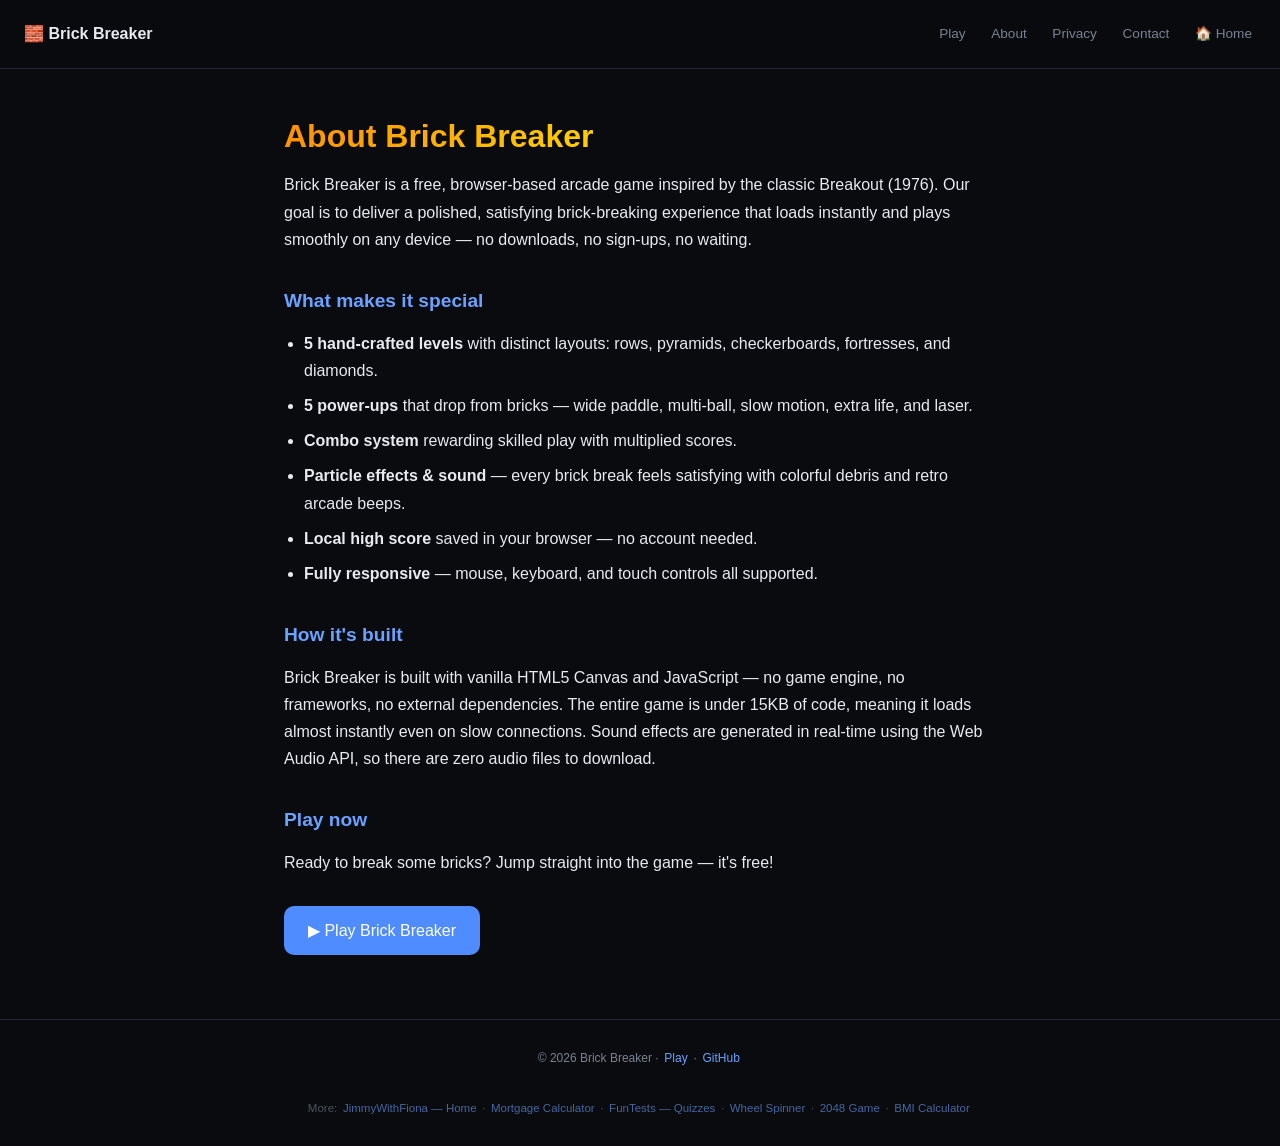
<file: about.html>
<!DOCTYPE html>
<html lang="en">
<head>
    <meta charset="UTF-8">
    <link rel="preconnect" href="https://pagead2.googlesyndication.com">
    <link rel="dns-prefetch" href="https://pagead2.googlesyndication.com">
    <link rel="preconnect" href="https://api.counterapi.dev">
    <link rel="dns-prefetch" href="https://api.counterapi.dev">
    <meta name="viewport" content="width=device-width, initial-scale=1.0">
    <meta name="theme-color" content="#0a0b0f">
    <meta name="description" content="About Brick Breaker — a free classic arcade brick breaking game you can play in your browser.">
    <meta name="robots" content="index, follow">
    <link rel="canonical" href="https://jimmywithfiona.com/brick-breaker/about.html">

    <meta name="keywords" content="Brick Breaker, About, Brick Breaker">
    <meta property="og:type" content="website">
    <meta property="og:site_name" content="Brick Breaker">
    <meta property="og:locale" content="en_US">
    <meta property="og:title" content="About · Brick Breaker">
    <meta property="og:description" content="About Brick Breaker — a free classic arcade brick breaking game you can play in your browser.">
    <meta property="og:url" content="https://jimmywithfiona.com/brick-breaker/about.html">
    <meta property="og:image" content="https://jimmywithfiona.com/brick-breaker/og.png">
    <meta name="twitter:card" content="summary_large_image">
    <meta name="twitter:title" content="About · Brick Breaker">
    <meta name="twitter:description" content="About Brick Breaker — a free classic arcade brick breaking game you can play in your browser.">
    <meta name="twitter:image" content="https://jimmywithfiona.com/brick-breaker/og.png">
    <link rel="icon" type="image/svg+xml" href="favicon.svg">
<link rel="apple-touch-icon" href="apple-touch-icon.png">    <meta name="apple-mobile-web-app-title" content="Brick Breaker">

    <title>About Brick Breaker — Free Online Tool | Info</title>
    <link rel="stylesheet" href="css/style.css">

    <script type="application/ld+json">
    {
      "@context": "https://schema.org",
      "@type": "BreadcrumbList",
      "itemListElement": [
        { "@type": "ListItem", "position": 1, "name": "Brick Breaker", "item": "https://jimmywithfiona.com/brick-breaker/" },
        { "@type": "ListItem", "position": 2, "name": "About", "item": "https://jimmywithfiona.com/brick-breaker/about.html" }
      ]
    }
    </script>
    <script type="application/ld+json">
    {
      "@context": "https://schema.org",
      "@type": "AboutPage",
      "name": "Brick Breaker - About",
      "url": "https://jimmywithfiona.com/brick-breaker/about.html",
      "isPartOf": { "@type": "WebSite", "name": "Brick Breaker", "url": "https://jimmywithfiona.com/brick-breaker/" }
    }
    </script>
<style>

    /* UX fixes: touch targets, font sizes */
    @media (max-width: 768px) {
        .navbar .nav-links a {
            padding: 0.5rem 0.3rem;
            min-height: 44px;
            display: flex;
            align-items: center;
        }
        .navbar { padding: 0.5rem 0.75rem; }
        .navbar .brand { font-size: 0.95rem; }
        .navbar .nav-links { gap: 0.3rem; }
        input[type="text"], input[type="number"], select, textarea {
            font-size: 16px !important;
        }
        .tab { min-height: 44px; display: flex; align-items: center; }
        .preset-btn { min-height: 44px; }
        .unit-toggle button { min-height: 44px; padding: 0.5rem 0.75rem; }
        .btn { min-height: 44px; }
        .legend-item, .outlet { min-height: 44px; }
    }
    /* Scroll to top button */
    .scroll-top {
        position: fixed;
        bottom: 1.5rem;
        right: 1.5rem;
        width: 44px;
        height: 44px;
        border-radius: 50%;
        background: var(--accent, #4f8cff);
        color: #fff;
        border: none;
        cursor: pointer;
        font-size: 1.2rem;
        display: none;
        z-index: 100;
        align-items: center;
        justify-content: center;
        box-shadow: 0 2px 12px rgba(0,0,0,0.3);
        transition: opacity 0.3s;
    }
    .scroll-top.visible { display: flex; }

    
    /* UX: touch targets + mobile fixes */
    body { overflow-x: hidden !important; }
    .nav-links a, .navbar .nav-links a, .topbar .nav-links a {
        display: inline-flex; align-items: center;
        min-height: 36px; padding: 0.4rem 0.25rem;
    }
    footer a, footer p a {
        display: inline-block; min-height: 36px; line-height: 36px;
        padding: 0 0.15rem;
    }
    @media (max-width: 768px) {
        .nav-links a, .navbar .nav-links a, .topbar .nav-links a, footer a {
            min-height: 44px !important; line-height: 44px;
            padding: 0 0.3rem;
        }
        .nav-links, .navbar .nav-links, .topbar .nav-links { flex-wrap: wrap; gap: 0.2rem; }
        input, select, textarea { font-size: 16px !important; }
        .tab, .preset-btn, .unit-toggle button, .btn { min-height: 44px; }
        .tool-link, .outlet, .story, .quiz-option { min-height: 44px; }
    }    .navbar .nav-links a, .topbar .nav-links a, .nav-links a {
        padding: 0.5rem 0.25rem;
        min-height: 36px;
        display: inline-flex;
        align-items: center;
    }
    body { overflow-x: hidden; }
    @media (max-width: 768px) {
        .navbar .nav-links a, .topbar .nav-links a, .nav-links a {
            min-height: 44px;
            padding: 0.5rem 0.4rem;
        }
        .navbar .nav-links, .topbar .nav-links, .nav-links {
            flex-wrap: wrap;
            gap: 0.2rem;
        }
        input, select, textarea { font-size: 16px !important; }
        .tab, .preset-btn, .unit-toggle button, .btn { min-height: 44px; }
    }

    </style>
</head>
<body>
<nav class="navbar">
    <a class="brand" href="/brick-breaker/">🧱 Brick Breaker</a>
    <div class="nav-links">
        <a href="index.html">Play</a>
        <a href="about.html">About</a>
        <a href="privacy.html">Privacy</a>
        <a href="contact.html">Contact</a>
        <a href="/">🏠 Home</a>
    </div>
</nav>
<main>

    <h1>About Brick Breaker</h1>
    <p>Brick Breaker is a free, browser-based arcade game inspired by the classic Breakout (1976). Our goal is to deliver a polished, satisfying brick-breaking experience that loads instantly and plays smoothly on any device — no downloads, no sign-ups, no waiting.</p>

    <h2>What makes it special</h2>
    <ul>
        <li><strong>5 hand-crafted levels</strong> with distinct layouts: rows, pyramids, checkerboards, fortresses, and diamonds.</li>
        <li><strong>5 power-ups</strong> that drop from bricks — wide paddle, multi-ball, slow motion, extra life, and laser.</li>
        <li><strong>Combo system</strong> rewarding skilled play with multiplied scores.</li>
        <li><strong>Particle effects & sound</strong> — every brick break feels satisfying with colorful debris and retro arcade beeps.</li>
        <li><strong>Local high score</strong> saved in your browser — no account needed.</li>
        <li><strong>Fully responsive</strong> — mouse, keyboard, and touch controls all supported.</li>
    </ul>

    <h2>How it's built</h2>
    <p>Brick Breaker is built with vanilla HTML5 Canvas and JavaScript — no game engine, no frameworks, no external dependencies. The entire game is under 15KB of code, meaning it loads almost instantly even on slow connections. Sound effects are generated in real-time using the Web Audio API, so there are zero audio files to download.</p>

    <h2>Play now</h2>
    <p>Ready to break some bricks? Jump straight into the game — it's free!</p>
    <a class="cta" href="index.html">▶ Play Brick Breaker</a>
<!-- AdSense Ad Unit -->
<ins class="adsbygoogle"
     style="display:block"
     data-ad-client="ca-pub-1840337371416691"
     data-ad-slot="5549785669"
     data-ad-format="auto"
     data-full-width-responsive="true"></ins>
<script>
     (adsbygoogle = window.adsbygoogle || []).push({});
</script>
</main>
<footer>
    <p>© 2026 Brick Breaker · <a href="index.html">Play</a> · <a href="https://github.com/JimmyLLLL/brick-breaker">GitHub</a></p>

    <div style="margin-top:0.6rem;font-size:0.72rem;opacity:0.6;">More: <a href="https://jimmywithfiona.com/">JimmyWithFiona — Home</a> · <a href="https://jimmywithfiona.com/mortgage-calculator/">Mortgage Calculator</a> · <a href="https://jimmywithfiona.com/fun-tests/">FunTests — Quizzes</a> · <a href="https://jimmywithfiona.com/wheel-spinner/">Wheel Spinner</a> · <a href="https://jimmywithfiona.com/game-2048/">2048 Game</a> · <a href="https://jimmywithfiona.com/bmi-calculator/">BMI Calculator</a></div>
</footer>
<!-- I18N-FULL -->
<script>
(function(){
var lang=(navigator.language||navigator.userLanguage||'en').toLowerCase();
if(!lang.startsWith('zh'))return;
var ZH={"🧱 Brick Breaker":"🧱 打砖块","Play":"开始游戏","About":"关于","Privacy":"隐私","Contact":"联系","🏠 Home":"🏠 首页","About Brick Breaker":"关于打砖块","Brick Breaker is a free, browser-based arcade game inspired by the classic Breakout (1976). Our goal is to deliver a polished, satisfying brick-breaking experience that loads instantly and plays smoothly on any device — no downloads, no sign-ups, no waiting.":"打砖块是一款免费的网页街机游戏，灵感来自经典游戏 Breakout（1976）。我们的目标是提供精致、令人满足的打砖块体验，即时加载，在任何设备上流畅运行 — 无需下载，无需注册，无需等待。","What makes it special":"特色亮点","5 hand-crafted levels":"5 个精心设计的关卡","with distinct layouts: rows, pyramids, checkerboards, fortresses, and diamonds.":"各具独特布局：横排、金字塔、棋盘、堡垒和菱形。","5 power-ups":"5 种道具","that drop from bricks — wide paddle, multi-ball, slow motion, extra life, and laser.":"从砖块中掉落 — 加宽挡板、多球、慢动作、额外生命和激光。","Combo system":"连击系统","rewarding skilled play with multiplied scores.":"奖励技巧性操作，得分倍增。","Particle effects & sound":"粒子特效与音效","— every brick break feels satisfying with colorful debris and retro arcade beeps.":"— 每次打碎砖块都伴有缤纷碎片和复古街机音效，令人满足。","Local high score":"本地最高分","saved in your browser — no account needed.":"保存在您的浏览器中 — 无需账号。","Fully responsive":"完全自适应","— mouse, keyboard, and touch controls all supported.":"— 支持鼠标、键盘和触摸控制。","How it's built":"技术实现","Brick Breaker is built with vanilla HTML5 Canvas and JavaScript — no game engine, no frameworks, no external dependencies. The entire game is under 15KB of code, meaning it loads almost instantly even on slow connections. Sound effects are generated in real-time using the Web Audio API, so there are zero audio files to download.":"打砖块使用原生 HTML5 Canvas 和 JavaScript 构建 — 无游戏引擎，无框架，无外部依赖。整个游戏代码不超过 15KB，即使在慢速网络下也能几乎即时加载。音效使用 Web Audio API 实时生成，无需下载任何音频文件。","Play now":"立即游玩","Ready to break some bricks? Jump straight into the game — it's free!":"准备好打砖块了吗？直接开始游戏吧 — 完全免费！","▶ Play Brick Breaker":"▶ 游玩打砖块","© 2026 Brick Breaker ·":"© 2026 打砖块 ·","More:":"更多：","JimmyWithFiona — Home":"JimmyWithFiona — 首页","Mortgage Calculator":"房贷计算器","FunTests — Quizzes":"FunTests — 测验","Wheel Spinner":"转盘","2048 Game":"2048 游戏","BMI Calculator":"BMI 计算器"};
function walk(node){
if(node.nodeType===3){
var t=node.textContent,k=t.trim();
if(k&&ZH[k]){node.textContent=t.replace(k,ZH[k])}
}else if(node.nodeType===1&&node.tagName!=='SCRIPT'&&node.tagName!=='STYLE'&&node.tagName!=='NOSCRIPT'){
if(node.childNodes.length>1){
var full=node.textContent.trim();
if(ZH[full]){node.textContent=ZH[full];return}
}
for(var i=0;i<node.childNodes.length;i++){walk(node.childNodes[i])}
}
}
walk(document.body);
document.documentElement.lang='zh-CN';
var mo=new MutationObserver(function(muts){
muts.forEach(function(m){
if(m.type==='childList'){m.addedNodes.forEach(function(n){walk(n)})}
else if(m.type==='characterData'){walk(m.target)}
});
});
mo.observe(document.body,{childList:true,subtree:true,characterData:true});
})();
</script>
<!-- /I18N-FULL -->
</body>
</html>
</file>
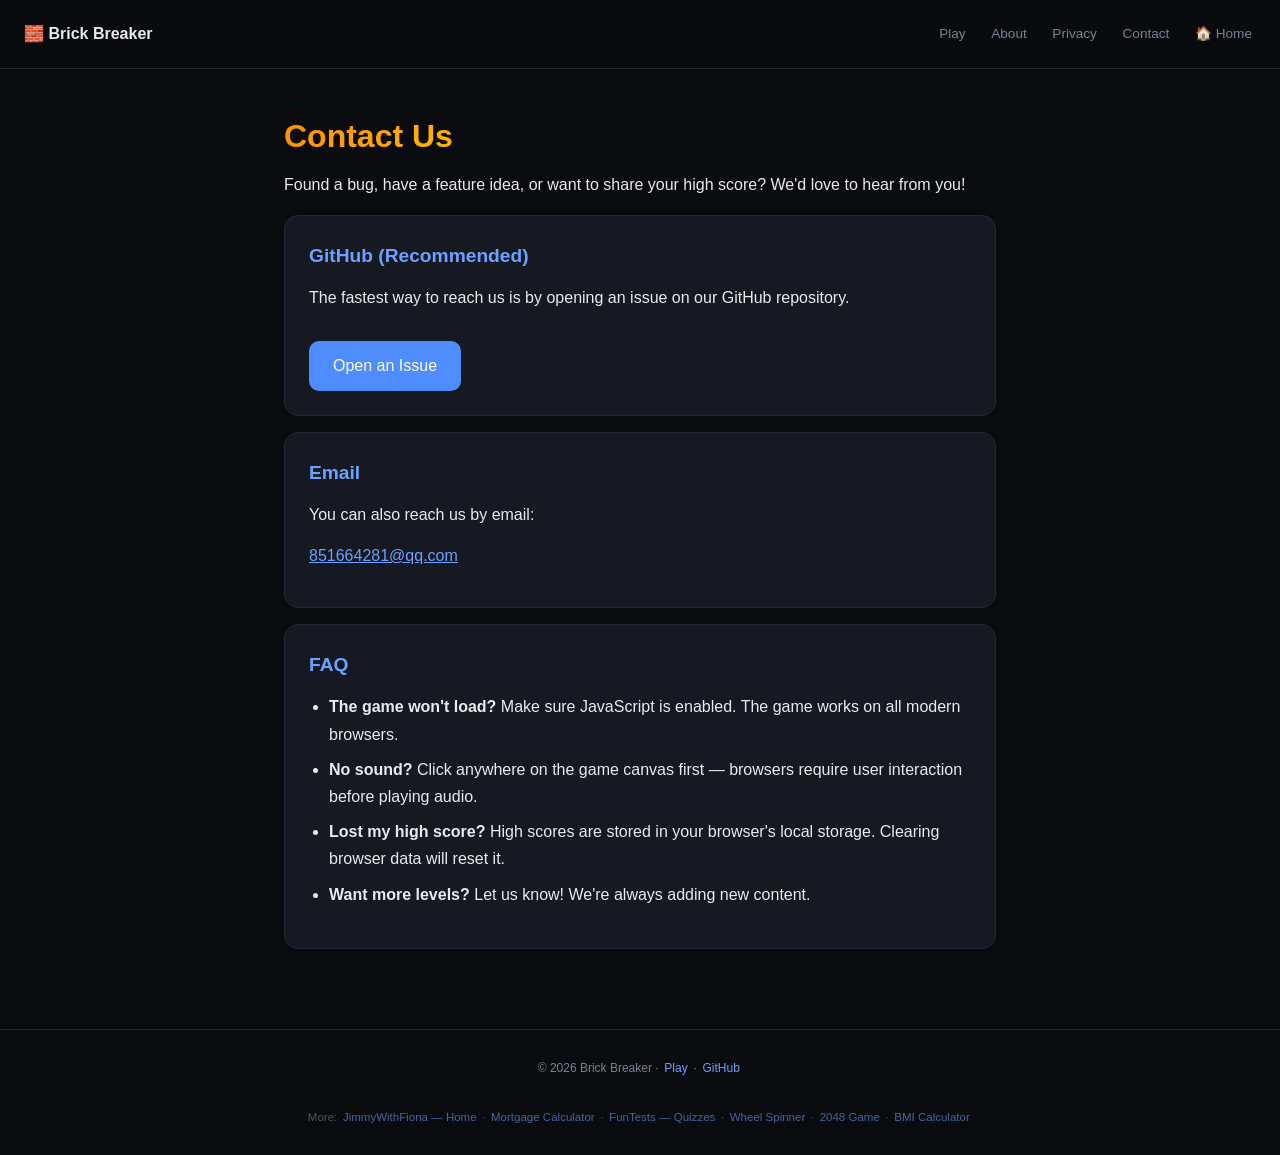
<file: contact.html>
<!DOCTYPE html>
<html lang="en">
<head>
    <meta charset="UTF-8">
    <link rel="preconnect" href="https://pagead2.googlesyndication.com">
    <link rel="dns-prefetch" href="https://pagead2.googlesyndication.com">
    <link rel="preconnect" href="https://api.counterapi.dev">
    <link rel="dns-prefetch" href="https://api.counterapi.dev">
    <meta name="viewport" content="width=device-width, initial-scale=1.0">
    <meta name="theme-color" content="#0a0b0f">
    <meta name="description" content="Contact Brick Breaker — send feedback, report bugs, or suggest improvements.">
    <meta name="robots" content="index, follow">
    <link rel="canonical" href="https://jimmywithfiona.com/brick-breaker/contact.html">

    <meta name="keywords" content="Brick Breaker, Contact, Brick Breaker">
    <meta property="og:type" content="website">
    <meta property="og:site_name" content="Brick Breaker">
    <meta property="og:locale" content="en_US">
    <meta property="og:title" content="Contact · Brick Breaker">
    <meta property="og:description" content="Contact Brick Breaker — send feedback, report bugs, or suggest improvements.">
    <meta property="og:url" content="https://jimmywithfiona.com/brick-breaker/contact.html">
    <meta property="og:image" content="https://jimmywithfiona.com/brick-breaker/og.png">
    <meta name="twitter:card" content="summary_large_image">
    <meta name="twitter:title" content="Contact · Brick Breaker">
    <meta name="twitter:description" content="Contact Brick Breaker — send feedback, report bugs, or suggest improvements.">
    <meta name="twitter:image" content="https://jimmywithfiona.com/brick-breaker/og.png">
    <link rel="icon" type="image/svg+xml" href="favicon.svg">
<link rel="apple-touch-icon" href="apple-touch-icon.png">    <meta name="apple-mobile-web-app-title" content="Brick Breaker">

    <title>Contact Brick Breaker — Feedback & Support</title>
    <link rel="stylesheet" href="css/style.css">

    <script type="application/ld+json">
    {
      "@context": "https://schema.org",
      "@type": "BreadcrumbList",
      "itemListElement": [
        { "@type": "ListItem", "position": 1, "name": "Brick Breaker", "item": "https://jimmywithfiona.com/brick-breaker/" },
        { "@type": "ListItem", "position": 2, "name": "Contact", "item": "https://jimmywithfiona.com/brick-breaker/contact.html" }
      ]
    }
    </script>
    <script type="application/ld+json">
    {
      "@context": "https://schema.org",
      "@type": "ContactPage",
      "name": "Brick Breaker - Contact",
      "url": "https://jimmywithfiona.com/brick-breaker/contact.html",
      "isPartOf": { "@type": "WebSite", "name": "Brick Breaker", "url": "https://jimmywithfiona.com/brick-breaker/" }
    }
    </script>
<style>

    /* UX fixes: touch targets, font sizes */
    @media (max-width: 768px) {
        .navbar .nav-links a {
            padding: 0.5rem 0.3rem;
            min-height: 44px;
            display: flex;
            align-items: center;
        }
        .navbar { padding: 0.5rem 0.75rem; }
        .navbar .brand { font-size: 0.95rem; }
        .navbar .nav-links { gap: 0.3rem; }
        input[type="text"], input[type="number"], select, textarea {
            font-size: 16px !important;
        }
        .tab { min-height: 44px; display: flex; align-items: center; }
        .preset-btn { min-height: 44px; }
        .unit-toggle button { min-height: 44px; padding: 0.5rem 0.75rem; }
        .btn { min-height: 44px; }
        .legend-item, .outlet { min-height: 44px; }
    }
    /* Scroll to top button */
    .scroll-top {
        position: fixed;
        bottom: 1.5rem;
        right: 1.5rem;
        width: 44px;
        height: 44px;
        border-radius: 50%;
        background: var(--accent, #4f8cff);
        color: #fff;
        border: none;
        cursor: pointer;
        font-size: 1.2rem;
        display: none;
        z-index: 100;
        align-items: center;
        justify-content: center;
        box-shadow: 0 2px 12px rgba(0,0,0,0.3);
        transition: opacity 0.3s;
    }
    .scroll-top.visible { display: flex; }

    
    /* UX: touch targets + mobile fixes */
    body { overflow-x: hidden !important; }
    .nav-links a, .navbar .nav-links a, .topbar .nav-links a {
        display: inline-flex; align-items: center;
        min-height: 36px; padding: 0.4rem 0.25rem;
    }
    footer a, footer p a {
        display: inline-block; min-height: 36px; line-height: 36px;
        padding: 0 0.15rem;
    }
    @media (max-width: 768px) {
        .nav-links a, .navbar .nav-links a, .topbar .nav-links a, footer a {
            min-height: 44px !important; line-height: 44px;
            padding: 0 0.3rem;
        }
        .nav-links, .navbar .nav-links, .topbar .nav-links { flex-wrap: wrap; gap: 0.2rem; }
        input, select, textarea { font-size: 16px !important; }
        .tab, .preset-btn, .unit-toggle button, .btn { min-height: 44px; }
        .tool-link, .outlet, .story, .quiz-option { min-height: 44px; }
    }    .navbar .nav-links a, .topbar .nav-links a, .nav-links a {
        padding: 0.5rem 0.25rem;
        min-height: 36px;
        display: inline-flex;
        align-items: center;
    }
    body { overflow-x: hidden; }
    @media (max-width: 768px) {
        .navbar .nav-links a, .topbar .nav-links a, .nav-links a {
            min-height: 44px;
            padding: 0.5rem 0.4rem;
        }
        .navbar .nav-links, .topbar .nav-links, .nav-links {
            flex-wrap: wrap;
            gap: 0.2rem;
        }
        input, select, textarea { font-size: 16px !important; }
        .tab, .preset-btn, .unit-toggle button, .btn { min-height: 44px; }
    }

    </style>
</head>
<body>
<nav class="navbar">
    <a class="brand" href="/brick-breaker/">🧱 Brick Breaker</a>
    <div class="nav-links">
        <a href="index.html">Play</a>
        <a href="about.html">About</a>
        <a href="privacy.html">Privacy</a>
        <a href="contact.html">Contact</a>
        <a href="/">🏠 Home</a>
    </div>
</nav>
<main>

    <h1>Contact Us</h1>
    <p>Found a bug, have a feature idea, or want to share your high score? We'd love to hear from you!</p>

    <div class="card-block">
        <h2 style="margin-top:0">GitHub (Recommended)</h2>
        <p>The fastest way to reach us is by opening an issue on our GitHub repository.</p>
        <a class="cta" href="https://github.com/JimmyLLLL/brick-breaker/issues" target="_blank" rel="noopener">Open an Issue</a>
    </div>

    <div class="card-block">
        <h2 style="margin-top:0">Email</h2>
        <p>You can also reach us by email:</p>
        <p><a href="mailto:851664281@qq.com">851664281@qq.com</a></p>
    </div>

    <div class="card-block">
        <h2 style="margin-top:0">FAQ</h2>
        <ul>
            <li><strong>The game won't load?</strong> Make sure JavaScript is enabled. The game works on all modern browsers.</li>
            <li><strong>No sound?</strong> Click anywhere on the game canvas first — browsers require user interaction before playing audio.</li>
            <li><strong>Lost my high score?</strong> High scores are stored in your browser's local storage. Clearing browser data will reset it.</li>
            <li><strong>Want more levels?</strong> Let us know! We're always adding new content.</li>
        </ul>
    </div>
<!-- AdSense Ad Unit -->
<ins class="adsbygoogle"
     style="display:block"
     data-ad-client="ca-pub-1840337371416691"
     data-ad-slot="5549785669"
     data-ad-format="auto"
     data-full-width-responsive="true"></ins>
<script>
     (adsbygoogle = window.adsbygoogle || []).push({});
</script>
</main>
<footer>
    <p>© 2026 Brick Breaker · <a href="index.html">Play</a> · <a href="https://github.com/JimmyLLLL/brick-breaker">GitHub</a></p>

    <div style="margin-top:0.6rem;font-size:0.72rem;opacity:0.6;">More: <a href="https://jimmywithfiona.com/">JimmyWithFiona — Home</a> · <a href="https://jimmywithfiona.com/mortgage-calculator/">Mortgage Calculator</a> · <a href="https://jimmywithfiona.com/fun-tests/">FunTests — Quizzes</a> · <a href="https://jimmywithfiona.com/wheel-spinner/">Wheel Spinner</a> · <a href="https://jimmywithfiona.com/game-2048/">2048 Game</a> · <a href="https://jimmywithfiona.com/bmi-calculator/">BMI Calculator</a></div>
</footer>
<!-- I18N-FULL -->
<script>
(function(){
var lang=(navigator.language||navigator.userLanguage||'en').toLowerCase();
if(!lang.startsWith('zh'))return;
var ZH={"🧱 Brick Breaker":"🧱 打砖块","Play":"开始游戏","About":"关于","Privacy":"隐私","Contact":"联系","🏠 Home":"🏠 首页","Contact Us":"联系我们","Found a bug, have a feature idea, or want to share your high score? We'd love to hear from you!":"发现 Bug、有功能想法，或想分享您的最高分？我们很乐意听取您的意见！","GitHub (Recommended)":"GitHub（推荐）","The fastest way to reach us is by opening an issue on our GitHub repository.":"联系我们最快的方式是在我们的 GitHub 仓库中提交一个 Issue。","Open an Issue":"提交问题","Email":"邮箱","You can also reach us by email:":"您也可以通过邮箱联系我们：","FAQ":"常见问题","The game won't load?":"游戏无法加载？","Make sure JavaScript is enabled. The game works on all modern browsers.":"请确保已启用 JavaScript。本游戏支持所有现代浏览器。","No sound?":"没有声音？","Click anywhere on the game canvas first — browsers require user interaction before playing audio.":"请先点击游戏画布上的任意位置 — 浏览器要求用户交互后才能播放音频。","Lost my high score?":"丢失了最高分？","High scores are stored in your browser's local storage. Clearing browser data will reset it.":"最高分存储在浏览器的本地存储中。清除浏览器数据会将其重置。","Want more levels?":"想要更多关卡？","Let us know! We're always adding new content.":"请告诉我们！我们一直在添加新内容。","© 2026 Brick Breaker ·":"© 2026 打砖块 ·","More:":"更多：","JimmyWithFiona — Home":"JimmyWithFiona — 首页","Mortgage Calculator":"房贷计算器","FunTests — Quizzes":"FunTests — 测验","Wheel Spinner":"转盘","2048 Game":"2048 游戏","BMI Calculator":"BMI 计算器"};
function walk(node){
if(node.nodeType===3){
var t=node.textContent,k=t.trim();
if(k&&ZH[k]){node.textContent=t.replace(k,ZH[k])}
}else if(node.nodeType===1&&node.tagName!=='SCRIPT'&&node.tagName!=='STYLE'&&node.tagName!=='NOSCRIPT'){
if(node.childNodes.length>1){
var full=node.textContent.trim();
if(ZH[full]){node.textContent=ZH[full];return}
}
for(var i=0;i<node.childNodes.length;i++){walk(node.childNodes[i])}
}
}
walk(document.body);
document.documentElement.lang='zh-CN';
var mo=new MutationObserver(function(muts){
muts.forEach(function(m){
if(m.type==='childList'){m.addedNodes.forEach(function(n){walk(n)})}
else if(m.type==='characterData'){walk(m.target)}
});
});
mo.observe(document.body,{childList:true,subtree:true,characterData:true});
})();
</script>
<!-- /I18N-FULL -->
</body>
</html>
</file>
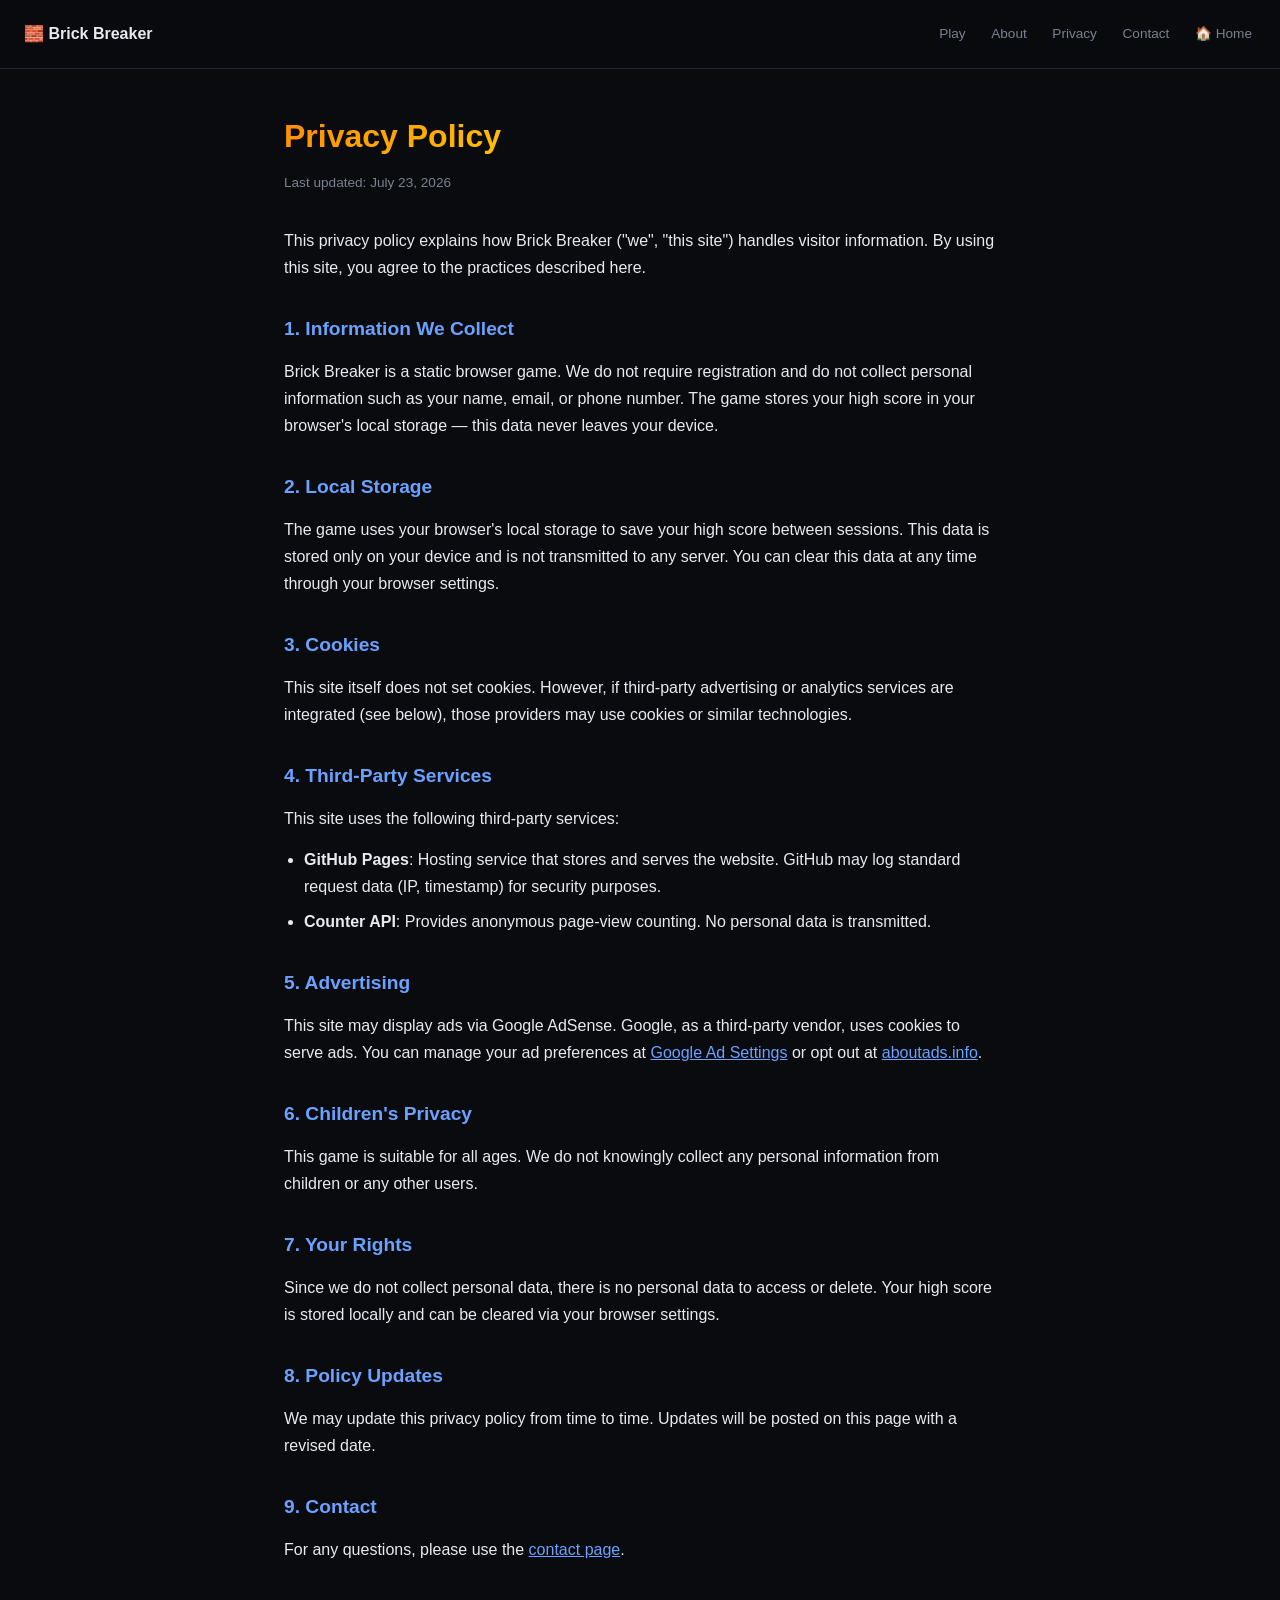
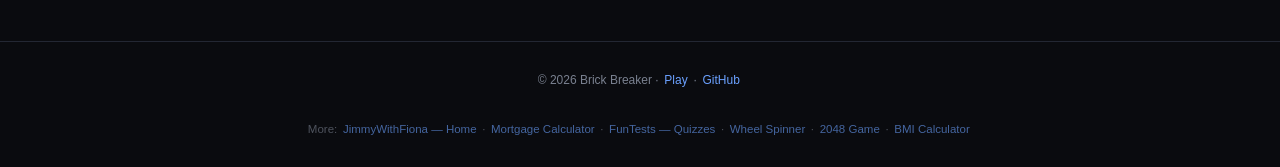
<file: privacy.html>
<!DOCTYPE html>
<html lang="en">
<head>
    <meta charset="UTF-8">
    <link rel="preconnect" href="https://pagead2.googlesyndication.com">
    <link rel="dns-prefetch" href="https://pagead2.googlesyndication.com">
    <link rel="preconnect" href="https://api.counterapi.dev">
    <link rel="dns-prefetch" href="https://api.counterapi.dev">
    <meta name="viewport" content="width=device-width, initial-scale=1.0">
    <meta name="theme-color" content="#0a0b0f">
    <meta name="description" content="Brick Breaker privacy policy — how we handle data. We don't collect personal information.">
    <meta name="robots" content="index, follow">
    <link rel="canonical" href="https://jimmywithfiona.com/brick-breaker/privacy.html">

    <meta name="keywords" content="Brick Breaker, Privacy Policy, Brick Breaker">
    <meta property="og:type" content="website">
    <meta property="og:site_name" content="Brick Breaker">
    <meta property="og:locale" content="en_US">
    <meta property="og:title" content="Privacy Policy · Brick Breaker">
    <meta property="og:description" content="Brick Breaker privacy policy — how we handle data. We don't collect personal information.">
    <meta property="og:url" content="https://jimmywithfiona.com/brick-breaker/privacy.html">
    <meta property="og:image" content="https://jimmywithfiona.com/brick-breaker/og.png">
    <meta name="twitter:card" content="summary_large_image">
    <meta name="twitter:title" content="Privacy Policy · Brick Breaker">
    <meta name="twitter:description" content="Brick Breaker privacy policy — how we handle data. We don't collect personal information.">
    <meta name="twitter:image" content="https://jimmywithfiona.com/brick-breaker/og.png">
    <link rel="icon" type="image/svg+xml" href="favicon.svg">
<link rel="apple-touch-icon" href="apple-touch-icon.png">    <meta name="apple-mobile-web-app-title" content="Brick Breaker">

    <title>Privacy Policy · Brick Breaker</title>
    <link rel="stylesheet" href="css/style.css">

    <script type="application/ld+json">
    {
      "@context": "https://schema.org",
      "@type": "BreadcrumbList",
      "itemListElement": [
        { "@type": "ListItem", "position": 1, "name": "Brick Breaker", "item": "https://jimmywithfiona.com/brick-breaker/" },
        { "@type": "ListItem", "position": 2, "name": "Privacy Policy", "item": "https://jimmywithfiona.com/brick-breaker/privacy.html" }
      ]
    }
    </script>
    <script type="application/ld+json">
    {
      "@context": "https://schema.org",
      "@type": "WebPage",
      "name": "Brick Breaker - Privacy",
      "url": "https://jimmywithfiona.com/brick-breaker/privacy.html",
      "isPartOf": { "@type": "WebSite", "name": "Brick Breaker", "url": "https://jimmywithfiona.com/brick-breaker/" }
    }
    </script>
<style>

    /* UX fixes: touch targets, font sizes */
    @media (max-width: 768px) {
        .navbar .nav-links a {
            padding: 0.5rem 0.3rem;
            min-height: 44px;
            display: flex;
            align-items: center;
        }
        .navbar { padding: 0.5rem 0.75rem; }
        .navbar .brand { font-size: 0.95rem; }
        .navbar .nav-links { gap: 0.3rem; }
        input[type="text"], input[type="number"], select, textarea {
            font-size: 16px !important;
        }
        .tab { min-height: 44px; display: flex; align-items: center; }
        .preset-btn { min-height: 44px; }
        .unit-toggle button { min-height: 44px; padding: 0.5rem 0.75rem; }
        .btn { min-height: 44px; }
        .legend-item, .outlet { min-height: 44px; }
    }
    /* Scroll to top button */
    .scroll-top {
        position: fixed;
        bottom: 1.5rem;
        right: 1.5rem;
        width: 44px;
        height: 44px;
        border-radius: 50%;
        background: var(--accent, #4f8cff);
        color: #fff;
        border: none;
        cursor: pointer;
        font-size: 1.2rem;
        display: none;
        z-index: 100;
        align-items: center;
        justify-content: center;
        box-shadow: 0 2px 12px rgba(0,0,0,0.3);
        transition: opacity 0.3s;
    }
    .scroll-top.visible { display: flex; }

    
    /* UX: touch targets + mobile fixes */
    body { overflow-x: hidden !important; }
    .nav-links a, .navbar .nav-links a, .topbar .nav-links a {
        display: inline-flex; align-items: center;
        min-height: 36px; padding: 0.4rem 0.25rem;
    }
    footer a, footer p a {
        display: inline-block; min-height: 36px; line-height: 36px;
        padding: 0 0.15rem;
    }
    @media (max-width: 768px) {
        .nav-links a, .navbar .nav-links a, .topbar .nav-links a, footer a {
            min-height: 44px !important; line-height: 44px;
            padding: 0 0.3rem;
        }
        .nav-links, .navbar .nav-links, .topbar .nav-links { flex-wrap: wrap; gap: 0.2rem; }
        input, select, textarea { font-size: 16px !important; }
        .tab, .preset-btn, .unit-toggle button, .btn { min-height: 44px; }
        .tool-link, .outlet, .story, .quiz-option { min-height: 44px; }
    }    .navbar .nav-links a, .topbar .nav-links a, .nav-links a {
        padding: 0.5rem 0.25rem;
        min-height: 36px;
        display: inline-flex;
        align-items: center;
    }
    body { overflow-x: hidden; }
    @media (max-width: 768px) {
        .navbar .nav-links a, .topbar .nav-links a, .nav-links a {
            min-height: 44px;
            padding: 0.5rem 0.4rem;
        }
        .navbar .nav-links, .topbar .nav-links, .nav-links {
            flex-wrap: wrap;
            gap: 0.2rem;
        }
        input, select, textarea { font-size: 16px !important; }
        .tab, .preset-btn, .unit-toggle button, .btn { min-height: 44px; }
    }

    </style>
</head>
<body>
<nav class="navbar">
    <a class="brand" href="/brick-breaker/">🧱 Brick Breaker</a>
    <div class="nav-links">
        <a href="index.html">Play</a>
        <a href="about.html">About</a>
        <a href="privacy.html">Privacy</a>
        <a href="contact.html">Contact</a>
        <a href="/">🏠 Home</a>
    </div>
</nav>
<main>

    <h1>Privacy Policy</h1>
    <p class="updated">Last updated: July 23, 2026</p>

    <p>This privacy policy explains how Brick Breaker ("we", "this site") handles visitor information. By using this site, you agree to the practices described here.</p>

    <h2>1. Information We Collect</h2>
    <p>Brick Breaker is a static browser game. We do not require registration and do not collect personal information such as your name, email, or phone number. The game stores your high score in your browser's local storage — this data never leaves your device.</p>

    <h2>2. Local Storage</h2>
    <p>The game uses your browser's local storage to save your high score between sessions. This data is stored only on your device and is not transmitted to any server. You can clear this data at any time through your browser settings.</p>

    <h2>3. Cookies</h2>
    <p>This site itself does not set cookies. However, if third-party advertising or analytics services are integrated (see below), those providers may use cookies or similar technologies.</p>

    <h2>4. Third-Party Services</h2>
    <p>This site uses the following third-party services:</p>
    <ul>
        <li><strong>GitHub Pages</strong>: Hosting service that stores and serves the website. GitHub may log standard request data (IP, timestamp) for security purposes.</li>
        <li><strong>Counter API</strong>: Provides anonymous page-view counting. No personal data is transmitted.</li>
    </ul>

    <h2>5. Advertising</h2>
    <p>This site may display ads via Google AdSense. Google, as a third-party vendor, uses cookies to serve ads. You can manage your ad preferences at <a href="https://policies.google.com/technologies/ads" target="_blank" rel="noopener">Google Ad Settings</a> or opt out at <a href="https://www.aboutads.info/choices/" target="_blank" rel="noopener">aboutads.info</a>.</p>

    <h2>6. Children's Privacy</h2>
    <p>This game is suitable for all ages. We do not knowingly collect any personal information from children or any other users.</p>

    <h2>7. Your Rights</h2>
    <p>Since we do not collect personal data, there is no personal data to access or delete. Your high score is stored locally and can be cleared via your browser settings.</p>

    <h2>8. Policy Updates</h2>
    <p>We may update this privacy policy from time to time. Updates will be posted on this page with a revised date.</p>

    <h2>9. Contact</h2>
    <p>For any questions, please use the <a href="contact.html">contact page</a>.</p>
<!-- AdSense Ad Unit -->
<ins class="adsbygoogle"
     style="display:block"
     data-ad-client="ca-pub-1840337371416691"
     data-ad-slot="5549785669"
     data-ad-format="auto"
     data-full-width-responsive="true"></ins>
<script>
     (adsbygoogle = window.adsbygoogle || []).push({});
</script>
</main>
<footer>
    <p>© 2026 Brick Breaker · <a href="index.html">Play</a> · <a href="https://github.com/JimmyLLLL/brick-breaker">GitHub</a></p>

    <div style="margin-top:0.6rem;font-size:0.72rem;opacity:0.6;">More: <a href="https://jimmywithfiona.com/">JimmyWithFiona — Home</a> · <a href="https://jimmywithfiona.com/mortgage-calculator/">Mortgage Calculator</a> · <a href="https://jimmywithfiona.com/fun-tests/">FunTests — Quizzes</a> · <a href="https://jimmywithfiona.com/wheel-spinner/">Wheel Spinner</a> · <a href="https://jimmywithfiona.com/game-2048/">2048 Game</a> · <a href="https://jimmywithfiona.com/bmi-calculator/">BMI Calculator</a></div>
</footer>
<!-- I18N-FULL -->
<script>
(function(){
var lang=(navigator.language||navigator.userLanguage||'en').toLowerCase();
if(!lang.startsWith('zh'))return;
var ZH={"🧱 Brick Breaker":"🧱 打砖块","Play":"开始游戏","About":"关于","Privacy":"隐私","Contact":"联系","🏠 Home":"🏠 首页","Privacy Policy":"隐私政策","Last updated: July 23, 2026":"最后更新：2026 年 7 月 23 日","This privacy policy explains how Brick Breaker (\"we\", \"this site\") handles visitor information. By using this site, you agree to the practices described here.":"本隐私政策说明了打砖块（“我们”、“本站”）如何处理访客信息。使用本站即表示您同意此处所述的做法。","1. Information We Collect":"1. 我们收集的信息","Brick Breaker is a static browser game. We do not require registration and do not collect personal information such as your name, email, or phone number. The game stores your high score in your browser's local storage — this data never leaves your device.":"打砖块是一款静态网页游戏。我们不要求注册，也不收集姓名、邮箱或电话号码等个人信息。游戏会将您的最高分保存在浏览器的本地存储中 — 此数据绝不会离开您的设备。","2. Local Storage":"2. 本地存储","The game uses your browser's local storage to save your high score between sessions. This data is stored only on your device and is not transmitted to any server. You can clear this data at any time through your browser settings.":"游戏使用浏览器的本地存储来保存您跨会话的最高分。此数据仅存储在您的设备上，不会传输到任何服务器。您可以随时通过浏览器设置清除此数据。","3. Cookies":"3. Cookie","This site itself does not set cookies. However, if third-party advertising or analytics services are integrated (see below), those providers may use cookies or similar technologies.":"本站本身不设置 Cookie。但是，如果集成了第三方广告或分析服务（见下文），这些服务提供商可能会使用 Cookie 或类似技术。","4. Third-Party Services":"4. 第三方服务","This site uses the following third-party services:":"本站使用以下第三方服务：",": Hosting service that stores and serves the website. GitHub may log standard request data (IP, timestamp) for security purposes.":"：托管服务，负责存储和提供网站。GitHub 可能会出于安全目的记录标准请求数据（IP、时间戳）。","Counter API":"计数器 API",": Provides anonymous page-view counting. No personal data is transmitted.":"：提供匿名页面浏览量统计。不传输任何个人数据。","5. Advertising":"5. 广告","This site may display ads via Google AdSense. Google, as a third-party vendor, uses cookies to serve ads. You can manage your ad preferences at":"本站可能通过 Google AdSense 展示广告。Google 作为第三方供应商，使用 Cookie 来投放广告。您可以在以下网址管理广告偏好设置：","Google Ad Settings":"Google 广告设置","or opt out at":"或选择退出：","6. Children's Privacy":"6. 儿童隐私","This game is suitable for all ages. We do not knowingly collect any personal information from children or any other users.":"本游戏适合所有年龄段。我们不会有意收集儿童或任何其他用户的个人信息。","7. Your Rights":"7. 您的权利","Since we do not collect personal data, there is no personal data to access or delete. Your high score is stored locally and can be cleared via your browser settings.":"由于我们不收集个人数据，因此没有可访问或删除的个人数据。您的最高分存储在本地，可通过浏览器设置清除。","8. Policy Updates":"8. 政策更新","We may update this privacy policy from time to time. Updates will be posted on this page with a revised date.":"我们可能会不时更新本隐私政策。更新内容将发布在此页面上，并注明更新日期。","9. Contact":"9. 联系方式","For any questions, please use the":"如有任何问题，请使用","contact page":"联系页面","© 2026 Brick Breaker ·":"© 2026 打砖块 ·","More:":"更多：","JimmyWithFiona — Home":"JimmyWithFiona — 首页","Mortgage Calculator":"房贷计算器","FunTests — Quizzes":"FunTests — 测验","Wheel Spinner":"转盘","2048 Game":"2048 游戏","BMI Calculator":"BMI 计算器"};
function walk(node){
if(node.nodeType===3){
var t=node.textContent,k=t.trim();
if(k&&ZH[k]){node.textContent=t.replace(k,ZH[k])}
}else if(node.nodeType===1&&node.tagName!=='SCRIPT'&&node.tagName!=='STYLE'&&node.tagName!=='NOSCRIPT'){
if(node.childNodes.length>1){
var full=node.textContent.trim();
if(ZH[full]){node.textContent=ZH[full];return}
}
for(var i=0;i<node.childNodes.length;i++){walk(node.childNodes[i])}
}
}
walk(document.body);
document.documentElement.lang='zh-CN';
var mo=new MutationObserver(function(muts){
muts.forEach(function(m){
if(m.type==='childList'){m.addedNodes.forEach(function(n){walk(n)})}
else if(m.type==='characterData'){walk(m.target)}
});
});
mo.observe(document.body,{childList:true,subtree:true,characterData:true});
})();
</script>
<!-- /I18N-FULL -->
</body>
</html>
</file>
<file: css/style.css>
*{margin:0;padding:0;box-sizing:border-box}:root{--bg:#0a0b0f;--bg-2:#11131a;--card:#161922;--border:#232733;--text:#e8eaf0;--text-dim:#7a8190;--accent:#4f8cff;--accent-hover:#6ba1ff;--red:#ff3b3b;--green:#2ecc71;--gold:#ffd700}body{font-family:-apple-system,BlinkMacSystemFont,"Segoe UI",Roboto,"Helvetica Neue",sans-serif;background:var(--bg);color:var(--text);min-height:100vh;line-height:1.7}.navbar{display:flex;justify-content:space-between;align-items:center;padding:0.75rem 1.5rem;border-bottom:1px solid var(--border);position:sticky;top:0;background:rgba(10,11,15,0.92);backdrop-filter:blur(12px);z-index:50}.navbar .brand{font-weight:800;color:var(--text);text-decoration:none;font-size:1rem;display:flex;align-items:center;gap:0.4rem}.navbar .nav-links{display:flex;gap:1.1rem}.navbar .nav-links a{color:var(--text-dim);text-decoration:none;font-size:0.85rem;transition:color .2s}.navbar .nav-links a:hover{color:var(--text)}main{max-width:760px;margin:0 auto;padding:2.5rem 1.5rem 4rem}h1{font-size:2rem;margin-bottom:0.5rem;background:linear-gradient(135deg,#ff8c00,#ffd700,#ff3b3b);-webkit-background-clip:text;-webkit-text-fill-color:transparent;background-clip:text}.updated{color:var(--text-dim);font-size:0.85rem;margin-bottom:2rem}h2{font-size:1.2rem;margin:2rem 0 0.75rem;color:var(--accent-hover)}p{margin-bottom:0.85rem}ul{margin:0 0 1rem 1.25rem}li{margin-bottom:0.5rem}a{color:var(--accent-hover)}.card-block{background:var(--card);border:1px solid var(--border);border-radius:14px;padding:1.5rem;margin:1rem 0}.cta{display:inline-block;background:var(--accent);color:#fff;padding:0.7rem 1.5rem;border-radius:10px;text-decoration:none;margin-top:1rem;transition:background .2s}.cta:hover{background:var(--accent-hover)}footer{text-align:center;padding:1.25rem;color:var(--text-dim);font-size:0.75rem;border-top:1px solid var(--border)}footer a{color:var(--accent-hover);text-decoration:none}body{overflow-x:hidden}.navbar .brand,.navbar .brand a{display:flex;align-items:center;min-height:44px;padding:0.25rem 0}.navbar .nav-links a{min-height:44px;display:inline-flex;align-items:center;padding:0.4rem 0.3rem}footer a,footer p a{display:inline-block;min-height:36px;line-height:36px;padding:0 0.15rem}.tool-link{min-height:44px}.tool-link .tool-name,.tool-link .tool-desc{line-height:1.3}.btn{min-height:44px}@media (max-width:768px){footer a{min-height:44px;line-height:44px}.navbar .nav-links{flex-wrap:wrap}}@media (max-width:768px){a{min-height:44px;display:inline-flex;align-items:center}.tool-card a,.seo-section a,.result a{display:inline-block;min-height:44px;line-height:44px}.navbar .brand{min-height:44px}button{min-height:44px}}
</file>
